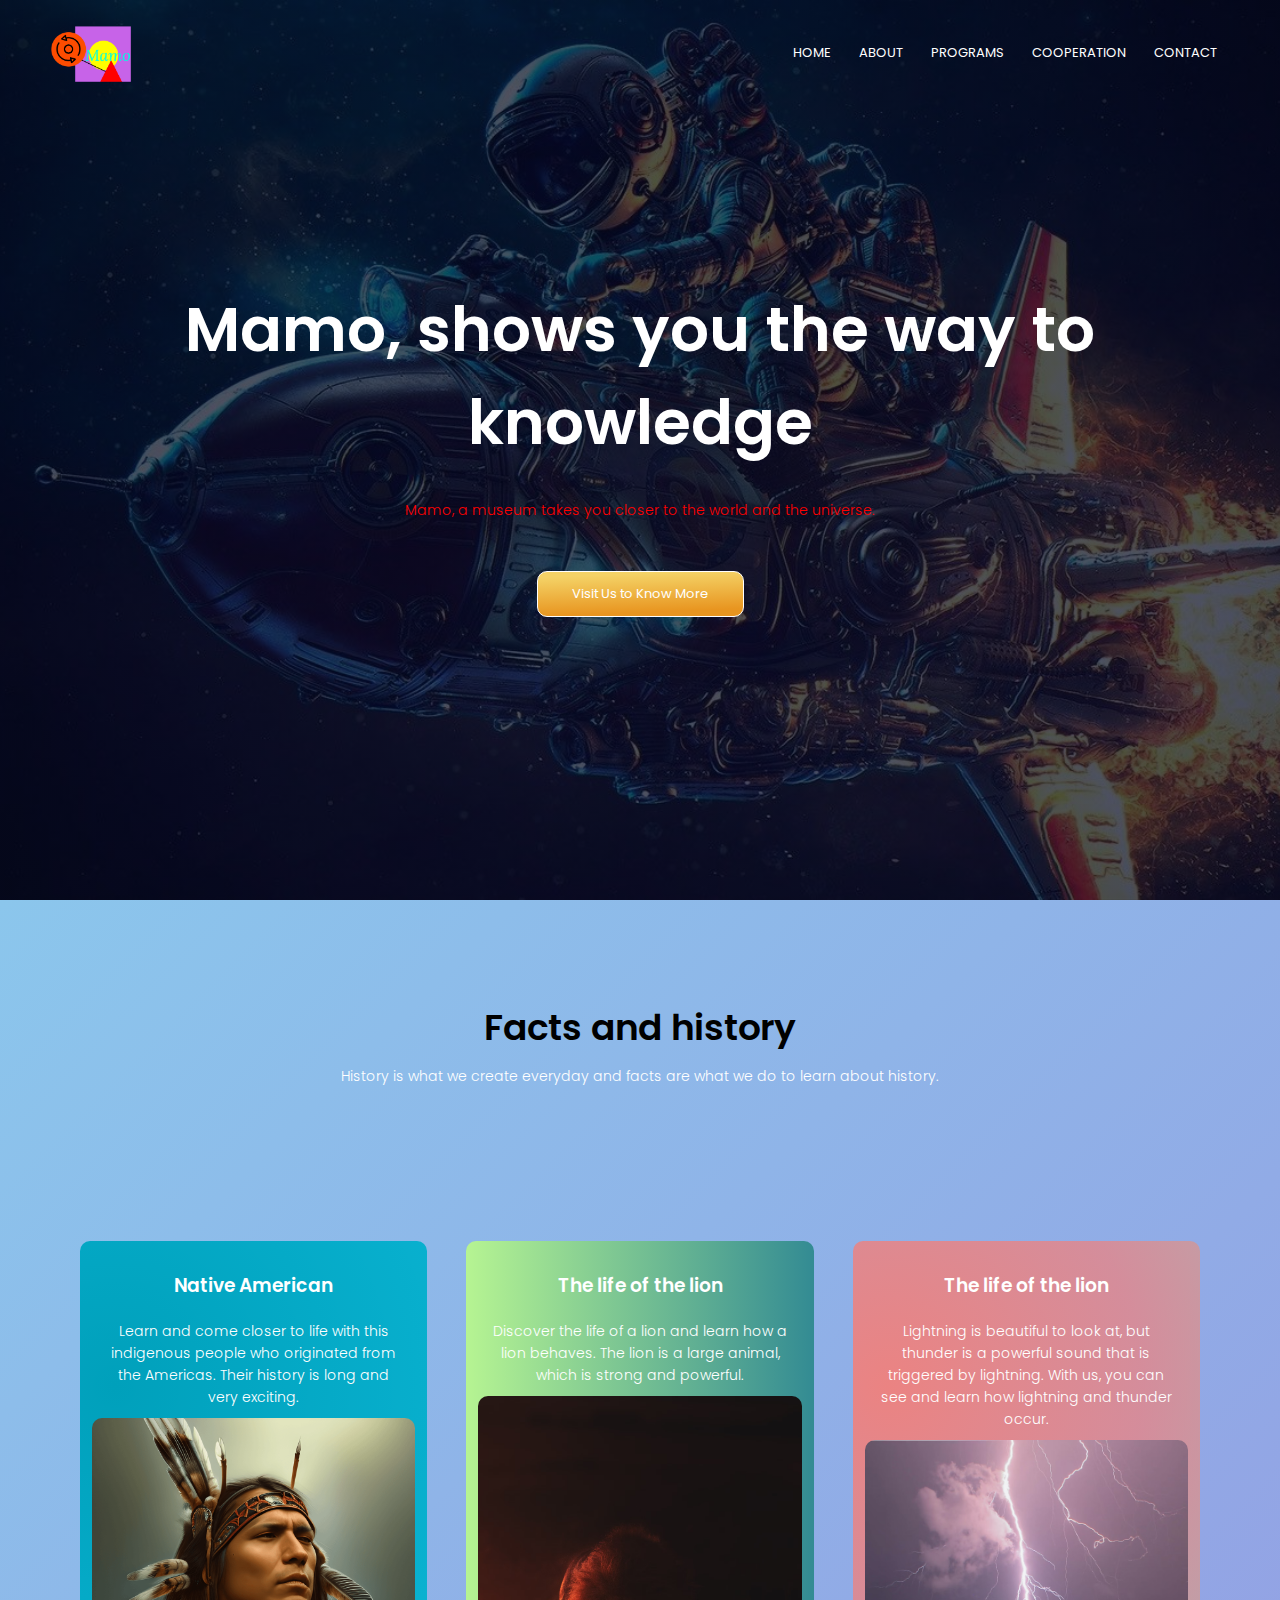
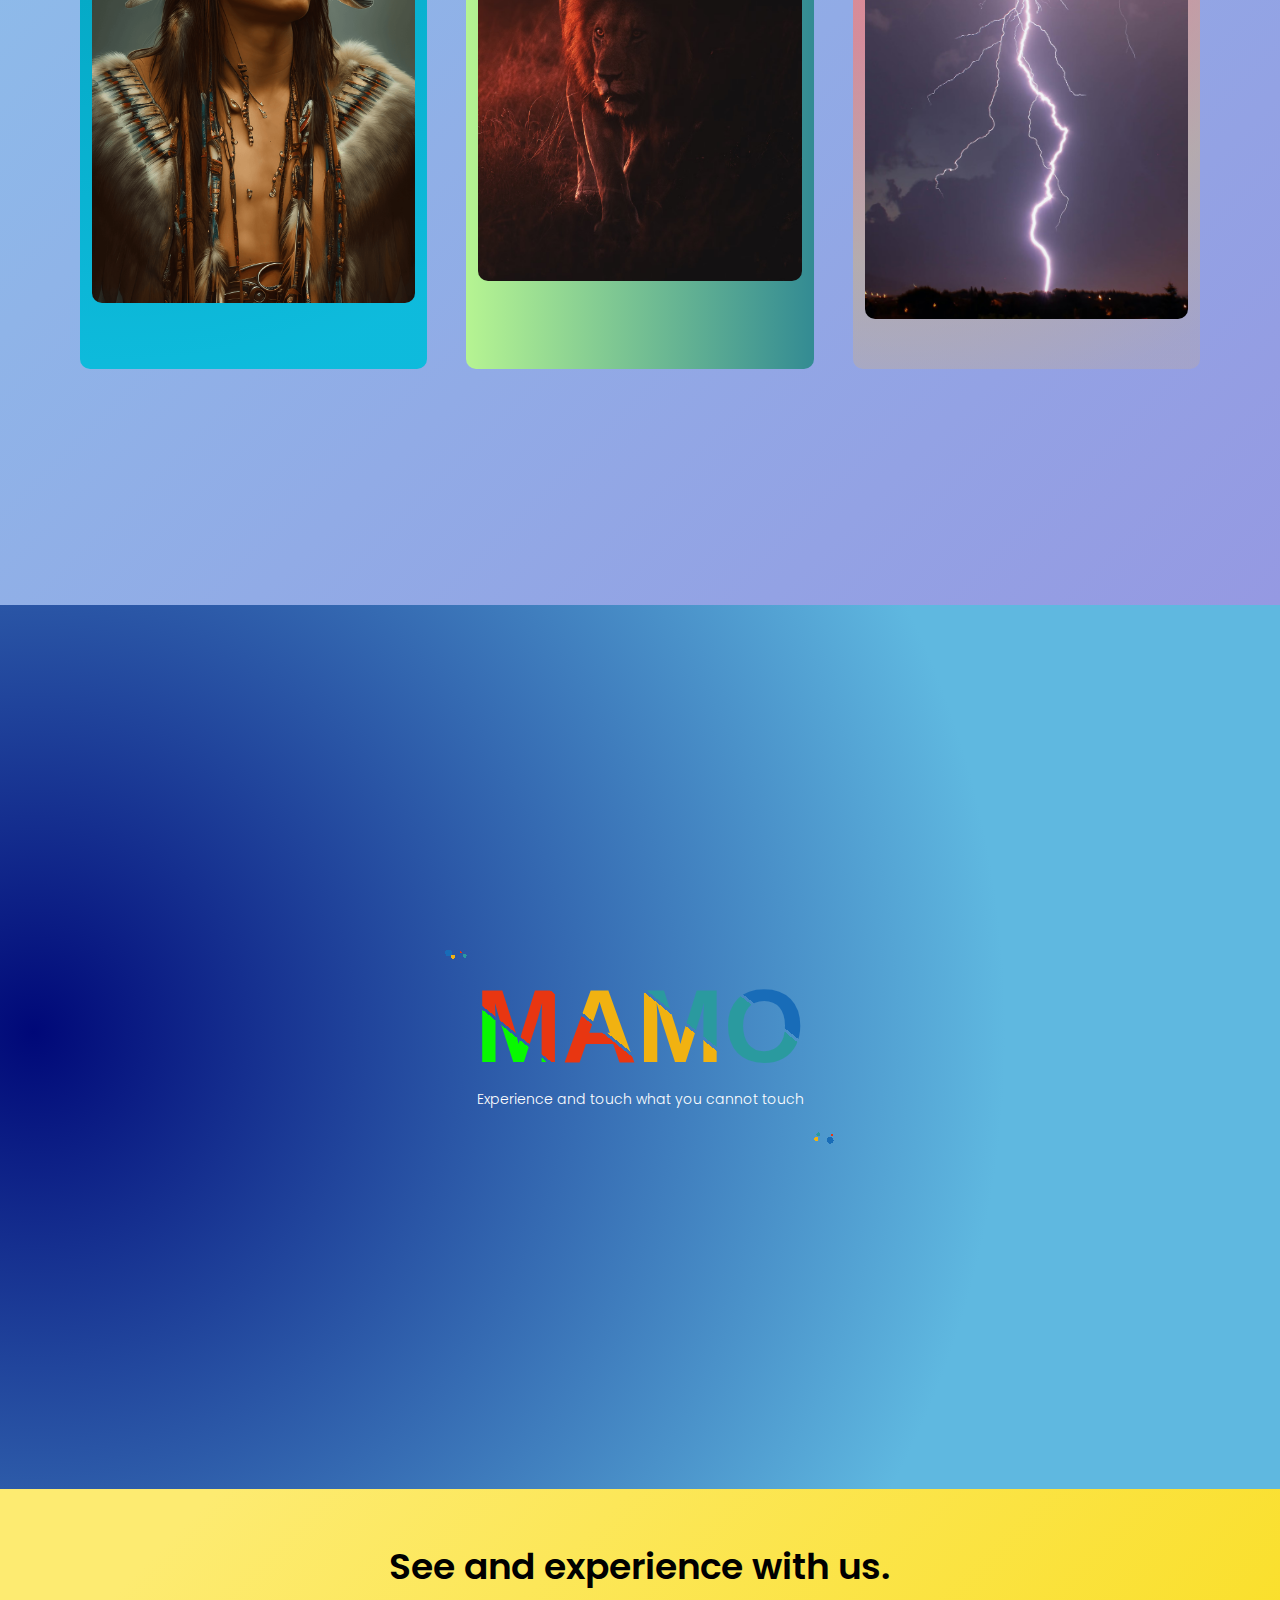
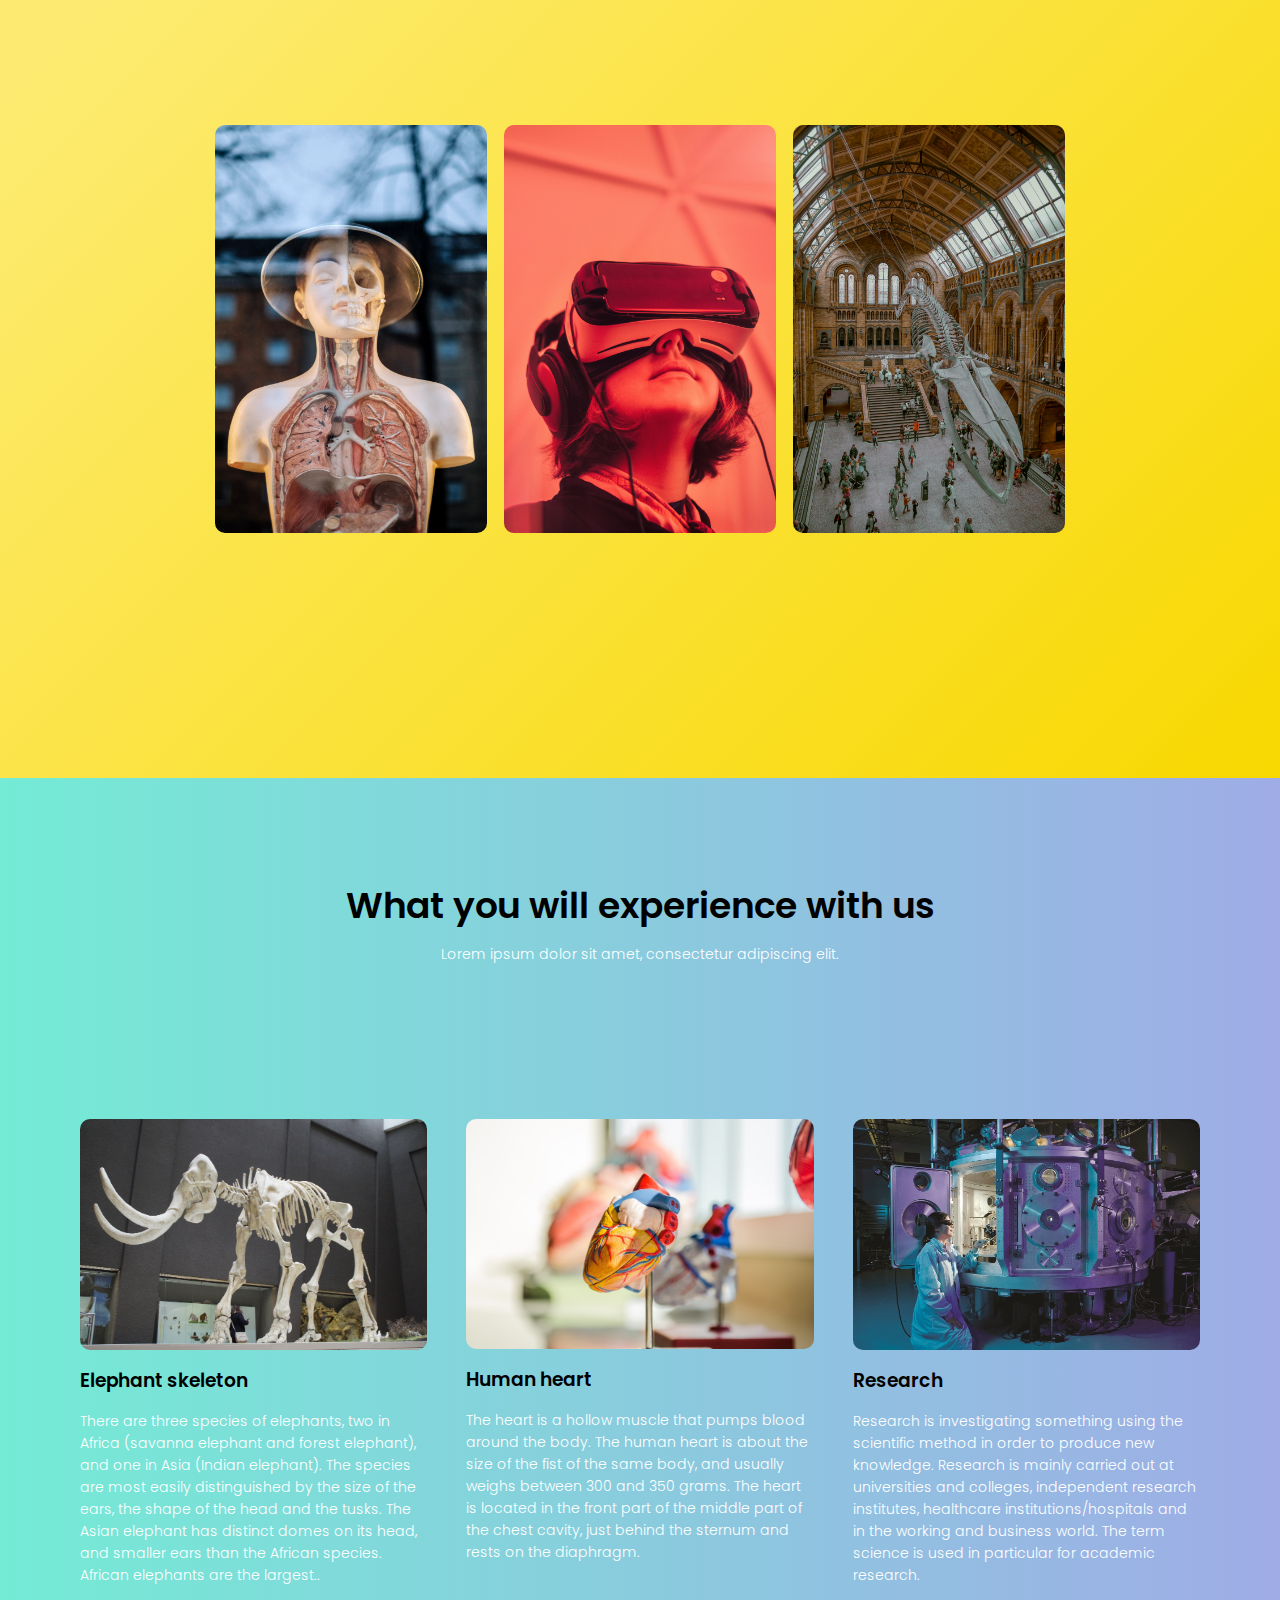
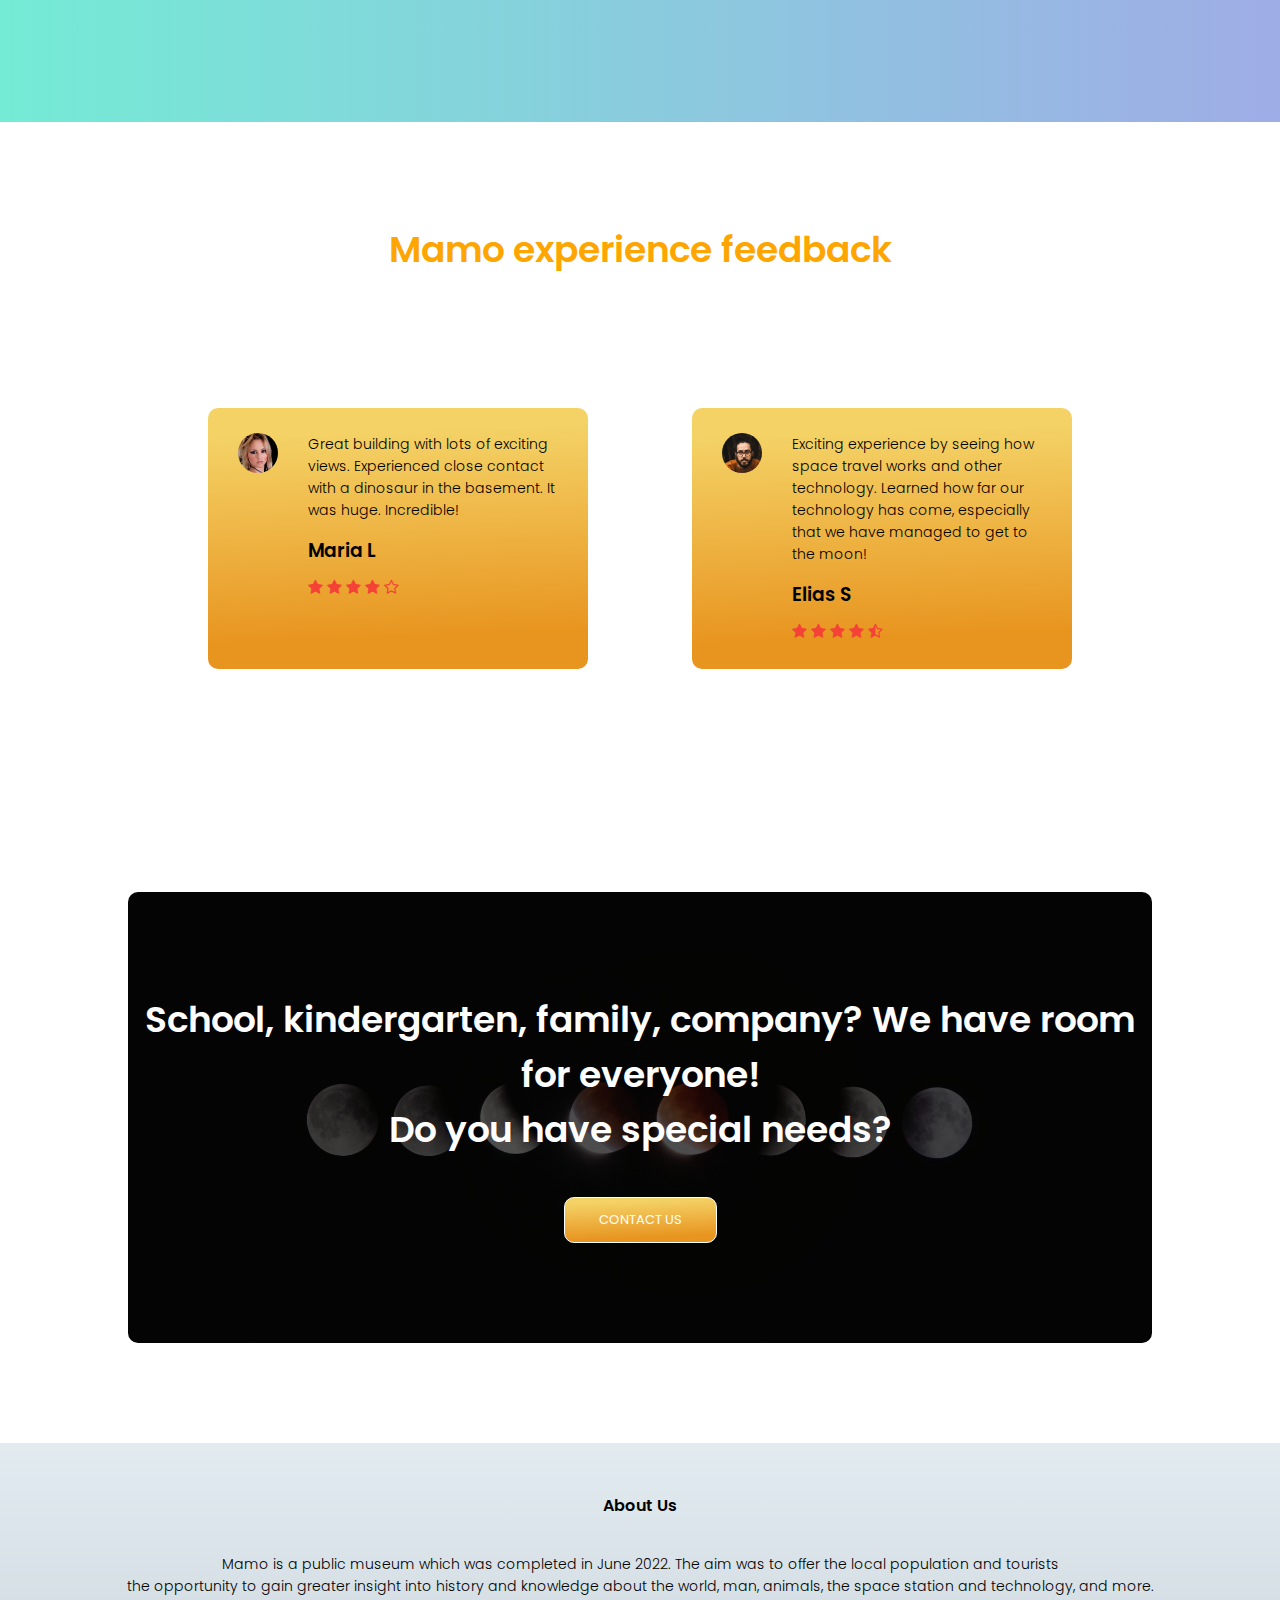
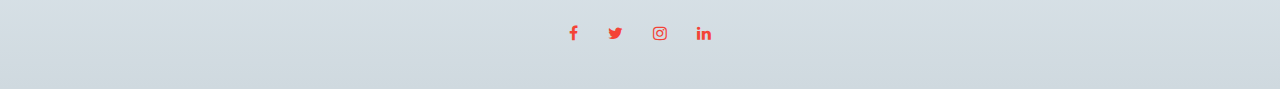
<file: index.html>
<html>
  <head>
    <meta name="viewport" content="width=device-width, initial-scale=1.0" />
    <title>Mamo Museum</title>
    <link rel="stylesheet" href="style.css" />
    <link
      href="https://fonts.googleapis.com/css?family=Poppins:100,200,300,400,600,700&display=swap"
      rel="stylesheet"
    />
    <link
      rel="stylesheet"
      href="https://stackpath.bootstrapcdn.com/font-awesome/4.7.0/css/font-awesome.min.css"
    />
  </head>
  <body>
    <section class="header">
      <nav>
        <a href="index.html"><img src="images/img2/logo (1).png" /></a>
        <div class="nav-links" id="navLinks">
          <i class="fa fa-close" onclick="hideMenu()"></i>
          <ul>
            <li><a href="index.html">HOME</a></li>
            <li><a href="about.html">ABOUT</a></li>
            <li><a href="programs.html">PROGRAMS</a></li>
            <li><a href="Cooperation.html">COOPERATION</a></li>
            <li><a href="contact.html">CONTACT</a></li>
          </ul>
        </div>
        <i class="fa fa-bars" onclick="showMenu()"></i>
      </nav>

      <div class="text-box">
        <h1>Mamo, shows you the way to knowledge</h1>
        <p>
          Mamo, a museum takes you closer to the world and the universe.<br />
        </p>
        <a href="contact.html" class="hero-btn">Visit Us to Know More</a>
      </div>
    </section>

    <!---------- course ----------->

    <section class="course">
      <h1>Facts and history</h1>
      <p>
        History is what we create everyday and facts are what we do to learn
        about history.
      </p>
      <div class="row">
        <div class="course-col1">
          <h3>Native American</h3>
          <p>
            Learn and come closer to life with this indigenous people who
            originated from the Americas. Their history is long and very
            exciting.
          </p>
          <div class="campus-col">
            <img
              src="images/img2/Native-American-Indian-Warrior-Graphic-66959929-1.png"
            />
            <div class="layer">
              <h3>NATIVE AMERICAN</h3>
            </div>
          </div>
        </div>
        <div class="course-col2">
          <h3>The life of the lion</h3>
          <p>
            Discover the life of a lion and learn how a lion behaves. The lion
            is a large animal, which is strong and powerful.
          </p>
          <div class="campus-col">
            <img src="images/img2/photo-1567602022905-3d85788b2e3c.avif" />
            <div class="layer">
              <h3>LION</h3>
            </div>
          </div>
        </div>
        <div class="course-col3">
          <h3>The life of the lion</h3>
          <p>
            Lightning is beautiful to look at, but thunder is a powerful sound
            that is triggered by lightning. With us, you can see and learn how
            lightning and thunder occur.
          </p>
          <div class="campus-col">
            <img src="images/img2/photo-1511289081-d06dda19034d.avif" />
            <div class="layer">
              <h3>LIGHTING</h3>
            </div>
          </div>
        </div>
      </div>
    </section>

    <div class="wrapper">
      <div class="container">
        <h1 class="bigtext">Mamo</h1>
        <p>Experience and touch what you cannot touch</p>
      </div>
    </div>

    <!---------- campus ---------->

    <section class="campus">
      <h1>See and experience with us.</h1>
      <div class="row">
        <div class="campus-col">
          <img src="images/img2/HELSE/samuel-zeller-113381.jpg" />
          <div class="layer">
            <h3>HUMAN BODY</h3>
          </div>
        </div>
        <div class="campus-col">
          <img src="images/img2/TEKNOLOGI/samuel-zeller-158996.jpg" />
          <div class="layer">
            <h3>DIGITALIZATION</h3>
          </div>
        </div>
        <div class="campus-col">
          <img src="images/img2/LOKAL/toa-heftiba-412579.jpg" />
          <div class="layer">
            <h3>DINOSAUR</h3>
          </div>
        </div>
      </div>
    </section>

    <!---------- Facilities ---------->

    <section class="facility">
      <h1>What you will experience with us</h1>
      <p>Lorem ipsum dolor sit amet, consectetur adipiscing elit.</p>
      <div class="row">
        <div class="facility-col">
          <img src="images/img2/NATUR/mammoth-1257288_1920.jpg" />
          <h3>Elephant skeleton</h3>
          <p>
            There are three species of elephants, two in Africa (savanna
            elephant and forest elephant), and one in Asia (Indian elephant).
            The species are most easily distinguished by the size of the ears,
            the shape of the head and the tusks. The Asian elephant has distinct
            domes on its head, and smaller ears than the African species.
            African elephants are the largest..
          </p>
        </div>
        <div class="facility-col">
          <img src="images/img2/HELSE/heart-2607178_1920.jpg" />
          <h3>Human heart</h3>
          <p>
            The heart is a hollow muscle that pumps blood around the body. The
            human heart is about the size of the fist of the same body, and
            usually weighs between 300 and 350 grams. The heart is located in
            the front part of the middle part of the chest cavity, just behind
            the sternum and rests on the diaphragm.
          </p>
        </div>
        <div class="facility-col">
          <img src="images/img2/ROMFARTASTRONOMI/scientific-2040795_1280.jpg" />
          <h3>Research</h3>
          <p>
            Research is investigating something using the scientific method in
            order to produce new knowledge. Research is mainly carried out at
            universities and colleges, independent research institutes,
            healthcare institutions/hospitals and in the working and business
            world. The term science is used in particular for academic research.
          </p>
        </div>
      </div>
    </section>

    <!---------- testimonials ---------->

    <section class="testimonials">
      <h1>Mamo experience feedback</h1>
      <div class="row">
        <div class="testimonial-col">
          <img src="images/user1.jpg" />
          <div>
            <p>
              Great building with lots of exciting views. Experienced close
              contact with a dinosaur in the basement. It was huge. Incredible!
            </p>
            <h3>Maria L</h3>
            <i class="fa fa-star"></i>
            <i class="fa fa-star"></i>
            <i class="fa fa-star"></i>
            <i class="fa fa-star"></i>
            <i class="fa fa-star-o"></i>
          </div>
        </div>
        <div class="testimonial-col">
          <img src="images/user2.jpg" />
          <div>
            <p>
              Exciting experience by seeing how space travel works and other
              technology. Learned how far our technology has come, especially
              that we have managed to get to the moon!
            </p>
            <h3>Elias S</h3>
            <i class="fa fa-star"></i>
            <i class="fa fa-star"></i>
            <i class="fa fa-star"></i>
            <i class="fa fa-star"></i>
            <i class="fa fa-star-half-o"></i>
          </div>
        </div>
      </div>
    </section>

    <!------ Call To Action ------>

    <section class="cta">
      <h1>
        School, kindergarten, family, company? We have room for everyone! <br />
        Do you have special needs?
      </h1>
      <a href="contact.html" class="hero-btn">CONTACT US</a>
    </section>

    <!-------- footer ---------->

    <section class="footer">
      <h4>About Us</h4>
      <p>
        Mamo is a public museum which was completed in June 2022. The aim was to
        offer the local population and tourists <br />
        the opportunity to gain greater insight into history and knowledge about
        the world, man, animals, the space station and technology, and more.
      </p>
      <div class="icons">
        <a href=""><i class="fa fa-facebook"></i></a>
        <a href=""><i class="fa fa-twitter"></i></a>
        <a href=""><i class="fa fa-instagram"></i></a>
        <a href=""><i class="fa fa-linkedin"></i></a>
      </div>
    </section>

    <!----JavaScript for toggle menu---->
    <script>
      var navLinks = document.getElementById("navLinks");

      function showMenu() {
        navLinks.style.right = "0";
      }

      function hideMenu() {
        navLinks.style.right = "-200px";
      }
    </script>
  </body>
</html>
</file>
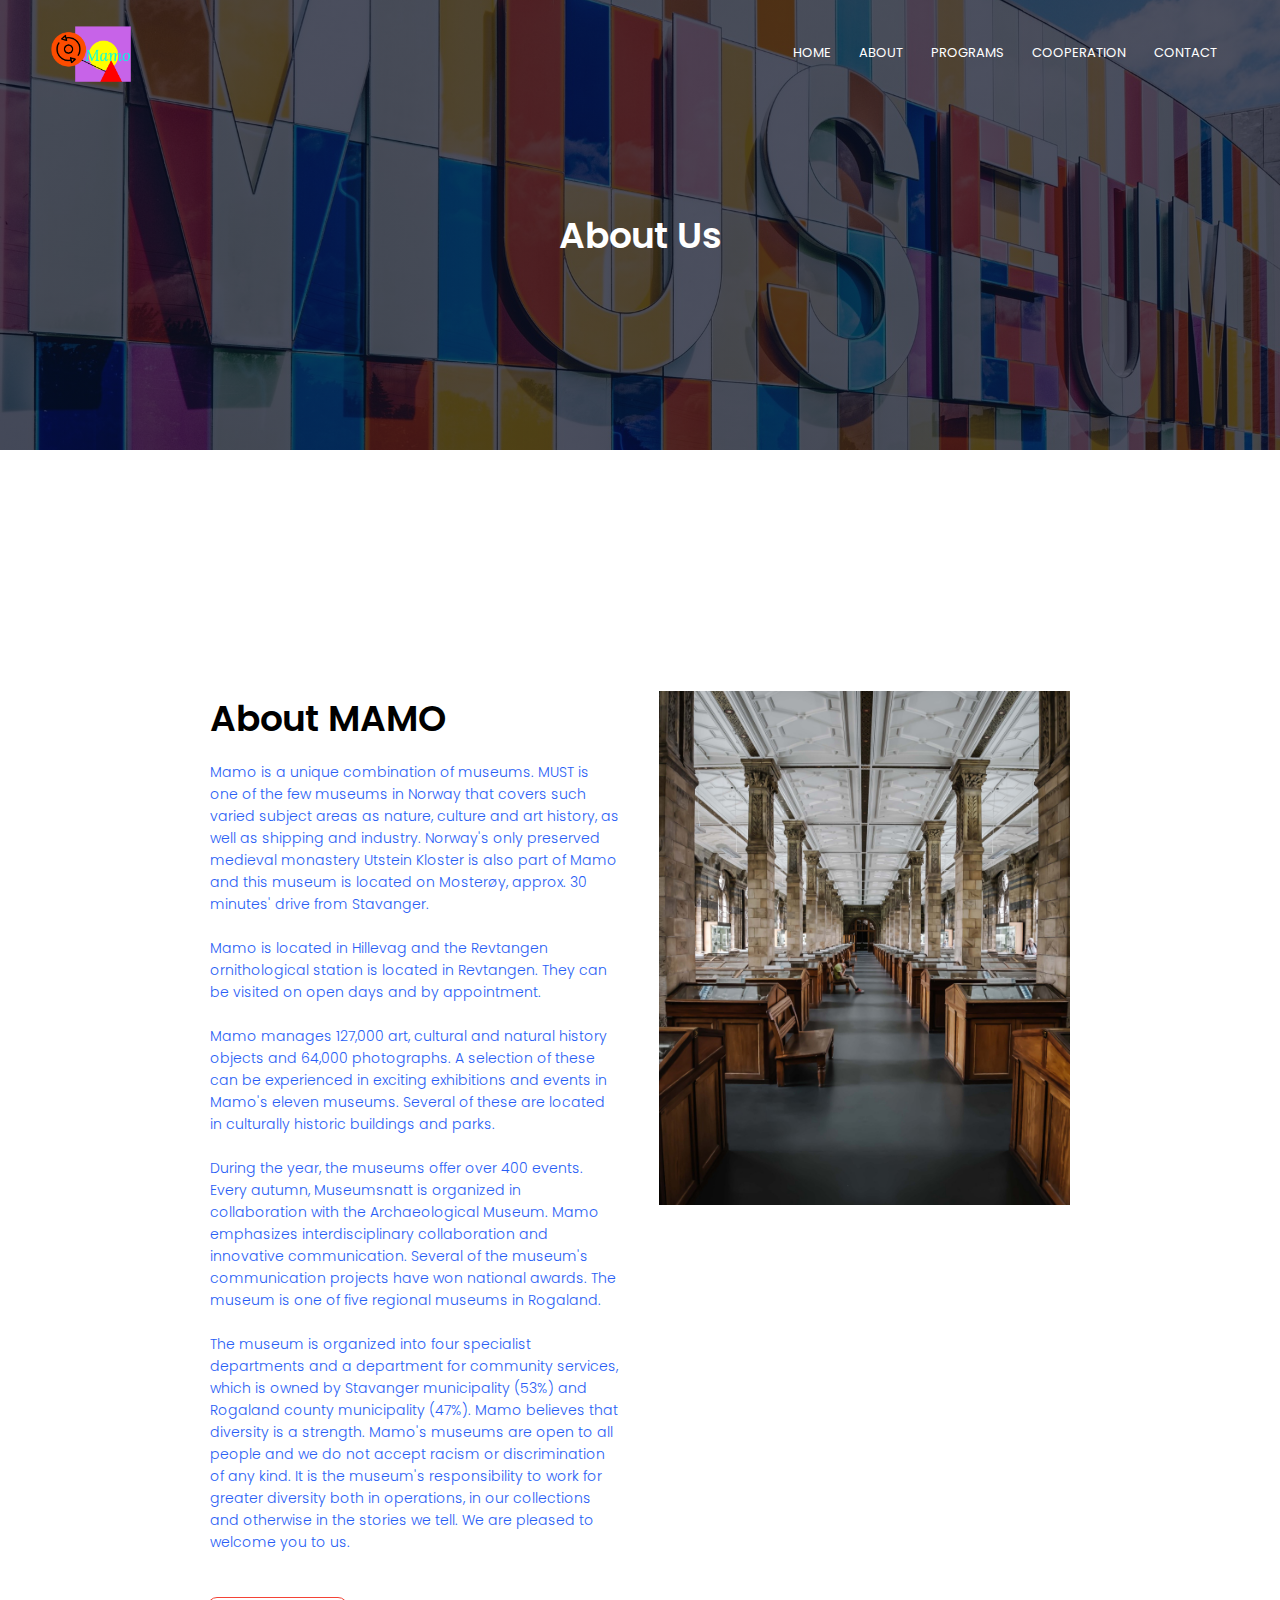
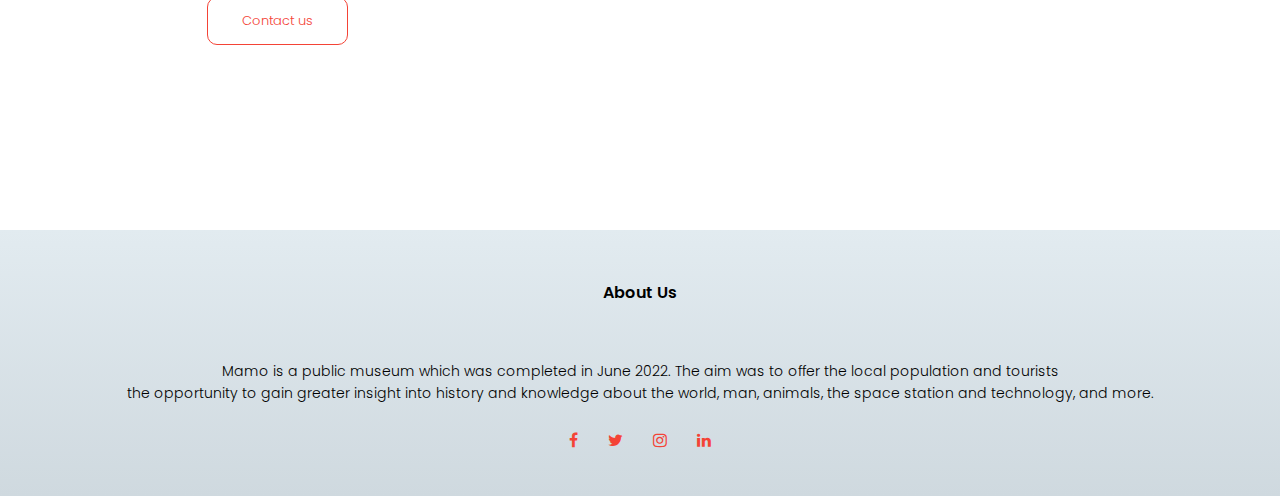
<file: about.html>
<html>
  <head>
    <meta name="viewport" content="width=device-width, initial-scale=1.0" />
    <title>Mamo Museum</title>
    <link rel="stylesheet" href="style.css" />
    <link
      href="https://fonts.googleapis.com/css?family=Poppins:100,200,300,400,600,700&display=swap"
      rel="stylesheet"
    />
    <link
      rel="stylesheet"
      href="https://stackpath.bootstrapcdn.com/font-awesome/4.7.0/css/font-awesome.min.css"
    />
  </head>
  <body>
    <section class="sub-header">
      <nav>
        <a href="index.html"><img src="images/img2/logo (1).png" /></a>
        <div class="nav-links" id="navLinks">
          <i class="fa fa-close" onclick="hideMenu()"></i>
          <ul>
            <li><a href="index.html">HOME</a></li>
            <li><a href="about.html">ABOUT</a></li>
            <li><a href="programs.html">PROGRAMS</a></li>
            <li><a href="Cooperation.html">COOPERATION</a></li>
            <li><a href="contact.html">CONTACT</a></li>
          </ul>
        </div>
        <i class="fa fa-bars" onclick="showMenu()"></i>
      </nav>
      <h1>About Us</h1>
    </section>

    <!------- about us content -------->

    <section class="about-us">
      <div class="row">
        <div class="about-col">
          <h1>About MAMO</h1>
          <p>
            Mamo is a unique combination of museums. MUST is one of the few
            museums in Norway that covers such varied subject areas as nature,
            culture and art history, as well as shipping and industry. Norway's
            only preserved medieval monastery Utstein Kloster is also part of
            Mamo and this museum is located on Mosterøy, approx. 30 minutes'
            drive from Stavanger. <br />

            <br />Mamo is located in Hillevag and the Revtangen ornithological
            station is located in Revtangen. They can be visited on open days
            and by appointment. <br />

            <br />Mamo manages 127,000 art, cultural and natural history objects
            and 64,000 photographs. A selection of these can be experienced in
            exciting exhibitions and events in Mamo's eleven museums. Several of
            these are located in culturally historic buildings and parks. <br />

            <br />During the year, the museums offer over 400 events. Every
            autumn, Museumsnatt is organized in collaboration with the
            Archaeological Museum. Mamo emphasizes interdisciplinary
            collaboration and innovative communication. Several of the museum's
            communication projects have won national awards. The museum is one
            of five regional museums in Rogaland. <br />

            <br />The museum is organized into four specialist departments and a
            department for community services, which is owned by Stavanger
            municipality (53%) and Rogaland county municipality (47%). Mamo
            believes that diversity is a strength. Mamo's museums are open to
            all people and we do not accept racism or discrimination of any
            kind. It is the museum's responsibility to work for greater
            diversity both in operations, in our collections and otherwise in
            the stories we tell. We are pleased to welcome you to us. <br />
            <br />
            <br />
            <a href="contact.html" class="hero-btn red-btn">Contact us</a>
          </p>
        </div>

        <div class="about-col">
          <img src="images/img2/LOKAL/mavis-cw-164128.jpg" />
        </div>
      </div>
    </section>

    <!-------- footer ---------->

    <section class="footer">
      <h4>About Us</h4>
      <p></p>
      <p>
        Mamo is a public museum which was completed in June 2022. The aim was to
        offer the local population and tourists <br />
        the opportunity to gain greater insight into history and knowledge about
        the world, man, animals, the space station and technology, and more.
      </p>
      <div class="icons">
        <i class="fa fa-facebook"></i>
        <i class="fa fa-twitter"></i>
        <i class="fa fa-instagram"></i>
        <i class="fa fa-linkedin"></i>
      </div>
    </section>

    <!----JavaScript for toggle menu---->
    <script>
      var navLinks = document.getElementById("navLinks");

      function showMenu() {
        navLinks.style.right = "0";
      }

      function hideMenu() {
        navLinks.style.right = "-200px";
      }
    </script>
  </body>
</html>
</file>
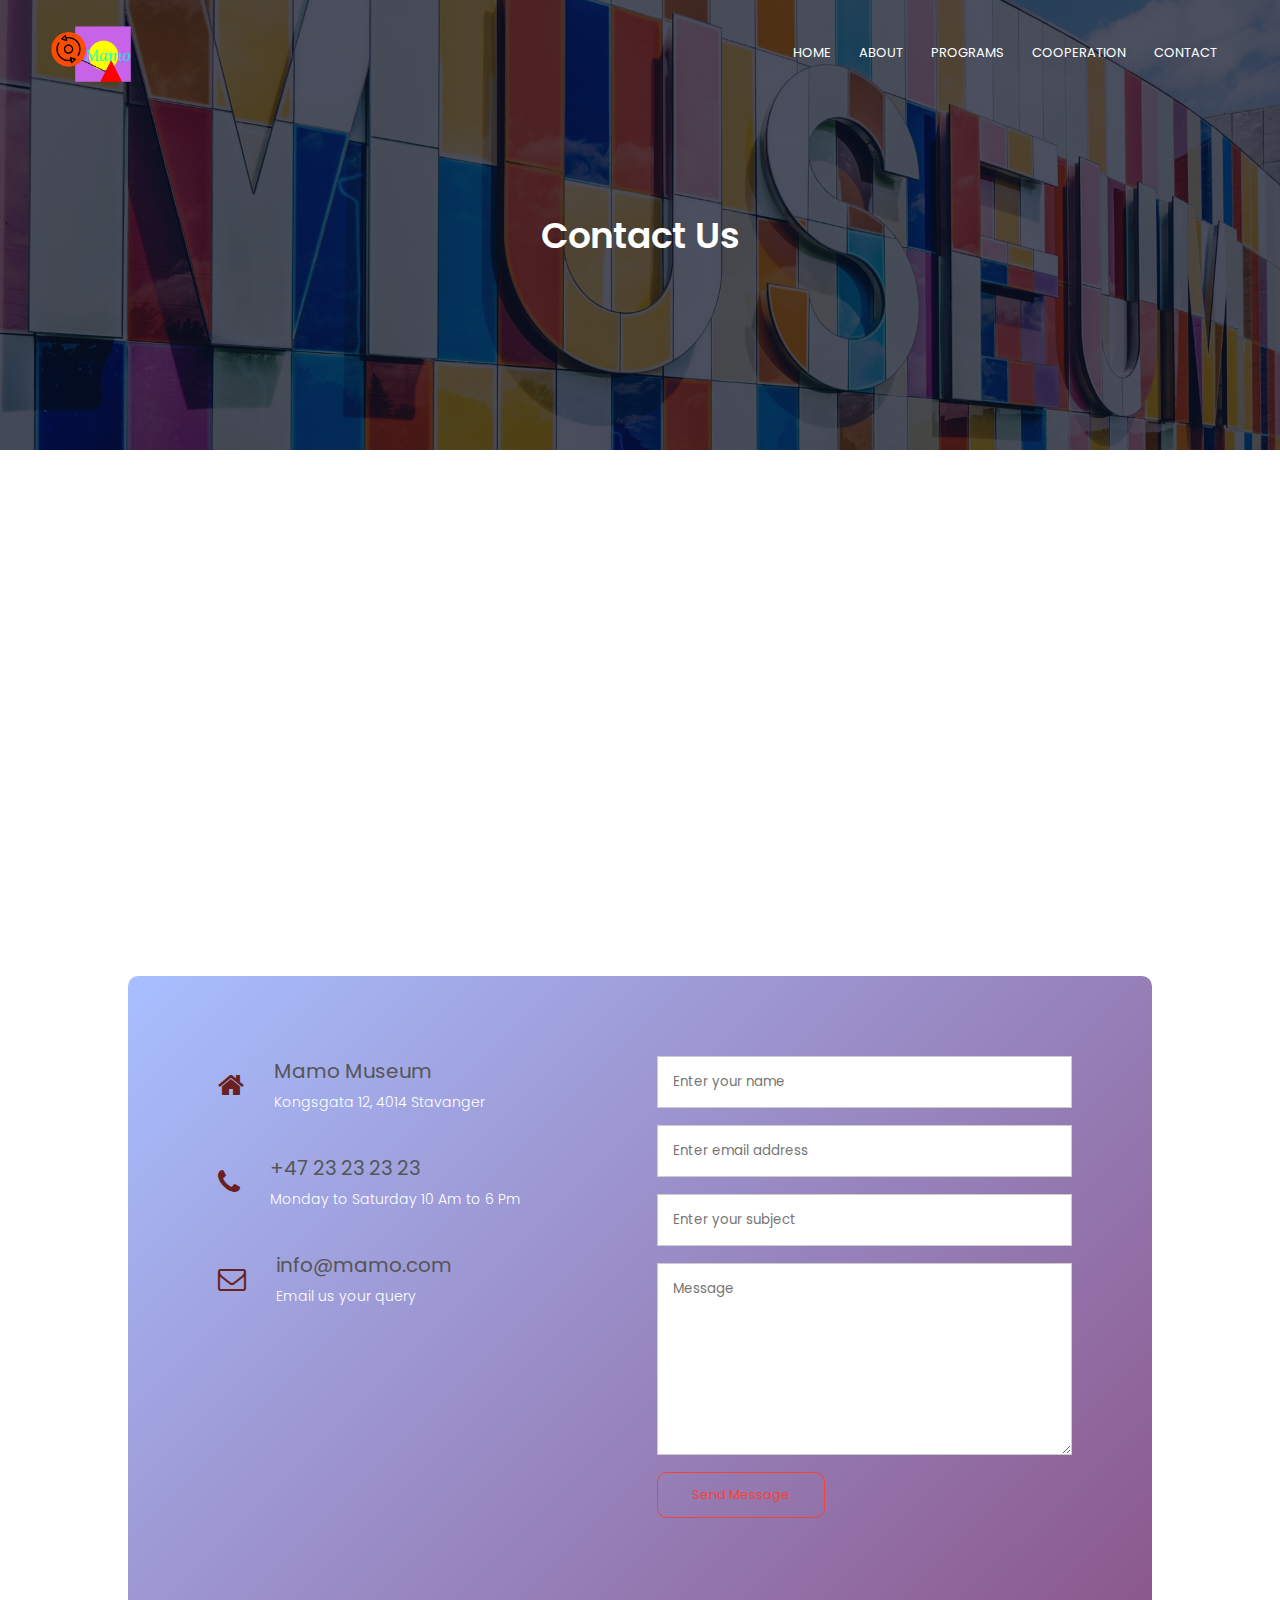
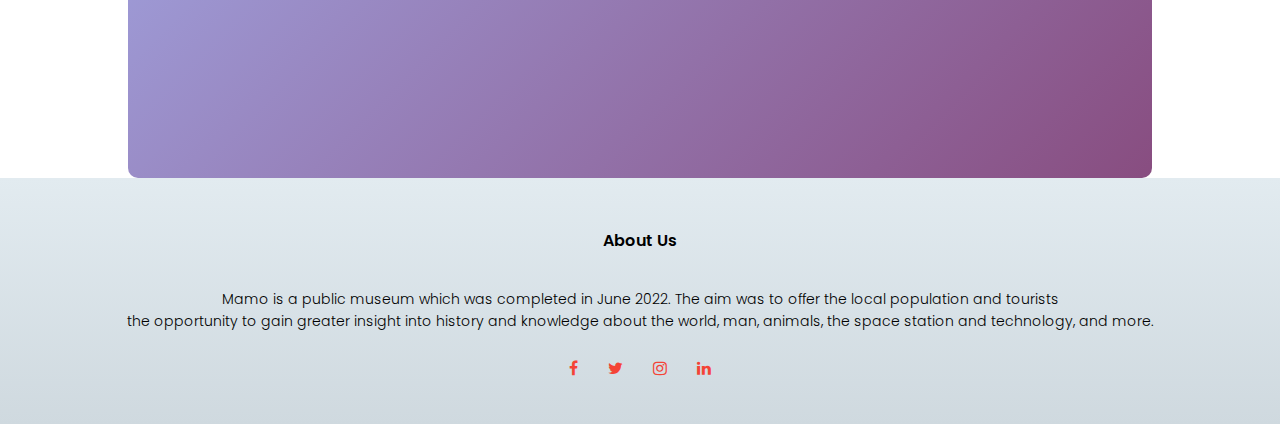
<file: contact.html>
<html>
  <head>
    <meta name="viewport" content="width=device-width, initial-scale=1.0" />
    <title>Mamo Museum</title>
    <link rel="stylesheet" href="style.css" />
    <link
      href="https://fonts.googleapis.com/css?family=Poppins:100,200,300,400,600,700&display=swap"
      rel="stylesheet"
    />
    <link
      rel="stylesheet"
      href="https://stackpath.bootstrapcdn.com/font-awesome/4.7.0/css/font-awesome.min.css"
    />
  </head>
  <body>
    <section class="sub-header">
      <nav>
        <a href="index.html"><img src="images/img2/logo (1).png" /></a>
        <div class="nav-links" id="navLinks">
          <i class="fa fa-close" onclick="hideMenu()"></i>
          <ul>
            <li><a href="index.html">HOME</a></li>
            <li><a href="about.html">ABOUT</a></li>
            <li><a href="programs.html">PROGRAMS</a></li>
            <li><a href="Cooperation.html">COOPERATION</a></li>
            <li><a href="contact.html">CONTACT</a></li>
          </ul>
        </div>
        <i class="fa fa-bars" onclick="showMenu()"></i>
      </nav>
      <h1>Contact Us</h1>
    </section>

    <!------- Contact Us ------->

    <section class="location">
      <iframe
        src="https://www.google.com/maps/embed?pb=!1m18!1m12!1m3!1d3887.368144678623!2d77.55384341419037!3d13.012212417508028!2m3!1f0!2f0!3f0!3m2!1i1024!2i768!4f13.1!3m3!1m2!1s0x3bae3d7f3535d71b%3A0x660d25b66e9fb25c!2sWorld+Trade+Centre!5e0!3m2!1sen!2sin!4v1565255080367!5m2!1sen!2sin"
        width="720"
        height="445"
        frameborder="0"
        style="border: 0"
        allowfullscreen
      ></iframe>
    </section>

    <section class="contact-us">
      <div class="row">
        <div class="contact-col">
          <div>
            <i class="fa fa-home"></i>
            <span>
              <h5>Mamo Museum</h5>
              <p>Kongsgata 12, 4014 Stavanger</p>
            </span>
          </div>
          <div>
            <i class="fa fa-phone"></i>
            <span>
              <h5>+47 23 23 23 23</h5>
              <p>Monday to Saturday 10 Am to 6 Pm</p>
            </span>
          </div>
          <div>
            <i class="fa fa-envelope-o"></i>
            <span>
              <h5>info@mamo.com</h5>
              <p>Email us your query</p>
            </span>
          </div>
        </div>
        <div class="contact-col">
          <form method="post" action="contact-form-handler.php">
            <input
              type="text"
              name="name"
              placeholder="Enter your name"
              required
            />
            <input
              type="email"
              name="email"
              placeholder="Enter email address"
              required
            />
            <input
              type="text"
              name="subject"
              placeholder="Enter your subject"
              required
            />
            <textarea
              rows="8"
              name="message"
              placeholder="Message"
              required
            ></textarea>
            <button type="submit" class="hero-btn red-btn">Send Message</button>
          </form>
        </div>
      </div>
    </section>

    <!-------- footer ---------->

    <section class="footer">
      <h4>About Us</h4>
      <p>
        Mamo is a public museum which was completed in June 2022. The aim was to
        offer the local population and tourists <br />
        the opportunity to gain greater insight into history and knowledge about
        the world, man, animals, the space station and technology, and more.
      </p>
      <div class="icons">
        <i class="fa fa-facebook"></i>
        <i class="fa fa-twitter"></i>
        <i class="fa fa-instagram"></i>
        <i class="fa fa-linkedin"></i>
      </div>
    </section>

    <!----JavaScript for toggle menu---->
    <script>
      var navLinks = document.getElementById("navLinks");

      function showMenu() {
        navLinks.style.right = "0";
      }

      function hideMenu() {
        navLinks.style.right = "-200px";
      }
    </script>
  </body>
</html>
</file>
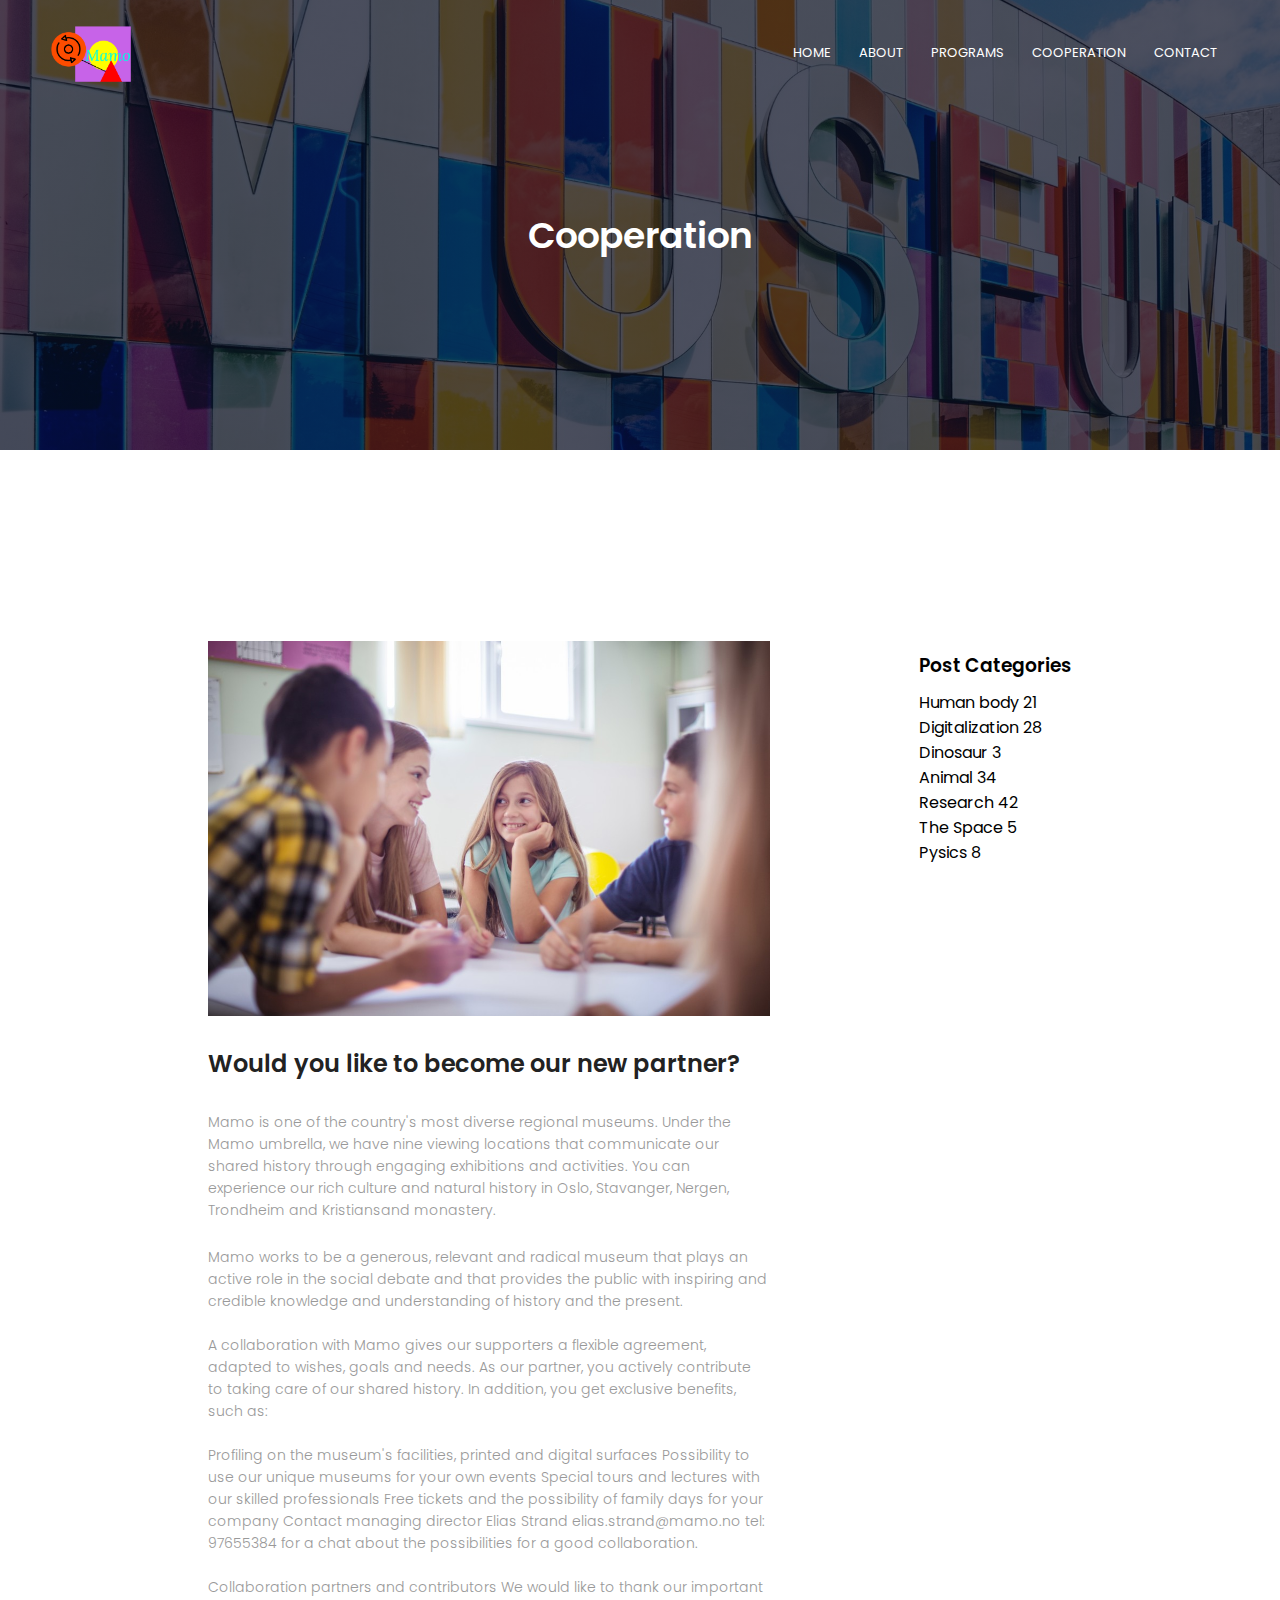
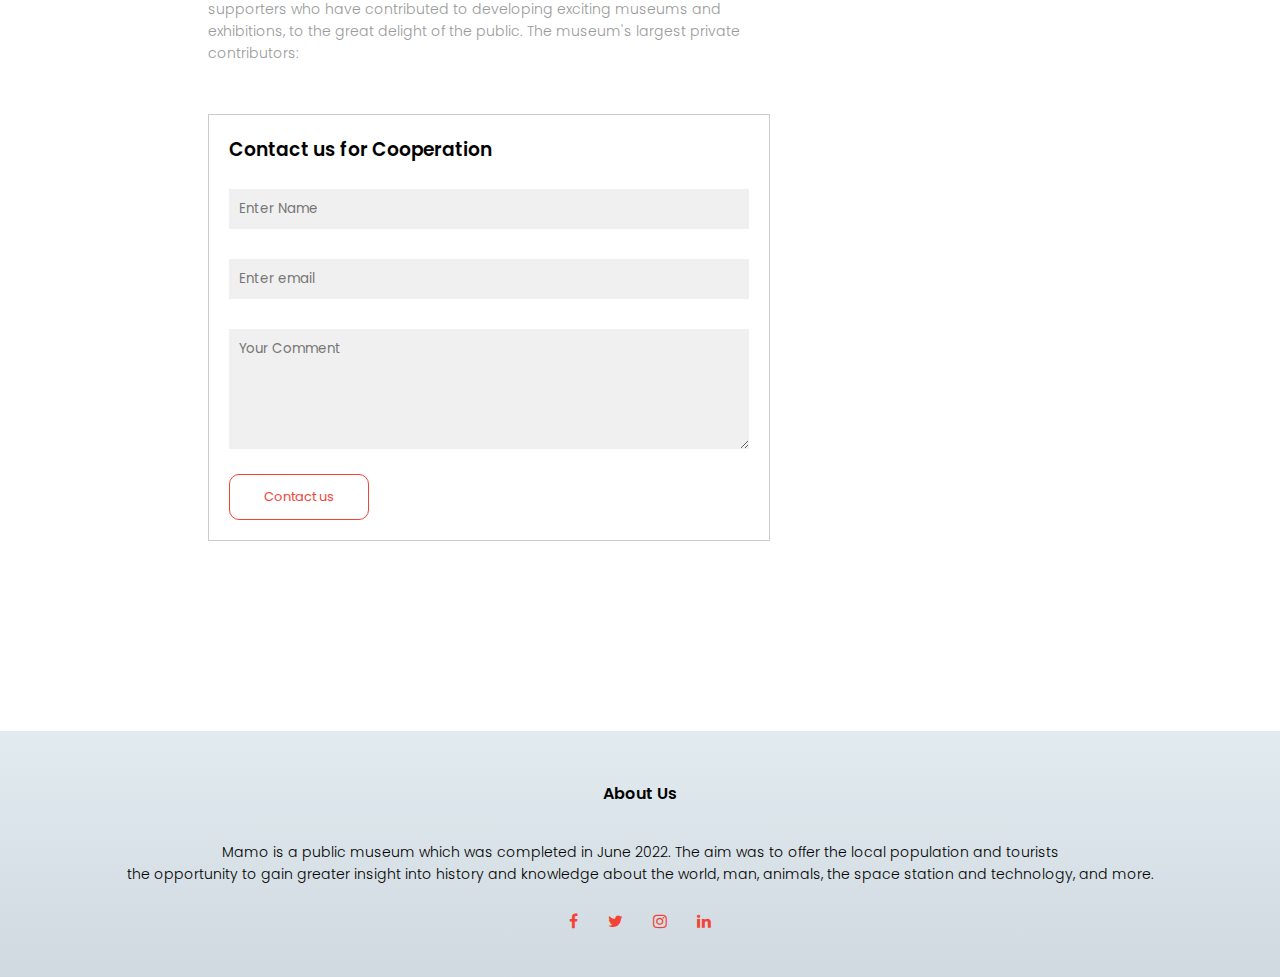
<file: cooperation.html>
<html>
  <head>
    <meta name="viewport" content="width=device-width, initial-scale=1.0" />
    <title>Mamo Museum</title>
    <link rel="stylesheet" href="style.css" />
    <link
      href="https://fonts.googleapis.com/css?family=Poppins:100,200,300,400,600,700&display=swap"
      rel="stylesheet"
    />
    <link
      rel="stylesheet"
      href="https://stackpath.bootstrapcdn.com/font-awesome/4.7.0/css/font-awesome.min.css"
    />
  </head>
  <body>
    <section class="sub-header">
      <nav>
        <a href="index.html"><img src="images/img2/logo (1).png" /></a>
        <div class="nav-links" id="navLinks">
          <i class="fa fa-close" onclick="hideMenu()"></i>
          <ul>
            <li><a href="index.html">HOME</a></li>
            <li><a href="about.html">ABOUT</a></li>
            <li><a href="programs.html">PROGRAMS</a></li>
            <li><a href="Cooperation.html">COOPERATION</a></li>
            <li><a href="contact.html">CONTACT</a></li>
          </ul>
        </div>
        <i class="fa fa-bars" onclick="showMenu()"></i>
      </nav>
      <h1>Cooperation</h1>
    </section>

    <!---------- Cooperation-content ---------->

    <section class="Cooperation-content">
      <div class="row">
        <div class="Cooperation-left">
          <img src="images/img2/samarbeid.jpg" />
          <h2>Would you like to become our new partner?</h2>

          <p>
            Mamo is one of the country's most diverse regional museums. Under
            the Mamo umbrella, we have nine viewing locations that communicate
            our shared history through engaging exhibitions and activities. You
            can experience our rich culture and natural history in Oslo,
            Stavanger, Nergen, Trondheim and Kristiansand monastery.
          </p>
          <br />
          <p>
            Mamo works to be a generous, relevant and radical museum that plays
            an active role in the social debate and that provides the public
            with inspiring and credible knowledge and understanding of history
            and the present.<br />

            <br />
          </p>

          <p>
            A collaboration with Mamo gives our supporters a flexible agreement,
            adapted to wishes, goals and needs. As our partner, you actively
            contribute to taking care of our shared history. In addition, you
            get exclusive benefits, such as:
            <br />

            <br />
          </p>

          <p>
            Profiling on the museum's facilities, printed and digital surfaces
            Possibility to use our unique museums for your own events Special
            tours and lectures with our skilled professionals Free tickets and
            the possibility of family days for your company Contact managing
            director Elias Strand elias.strand@mamo.no tel: 97655384 for a chat
            about the possibilities for a good collaboration. <br />

            <br />
          </p>

          <p>
            Collaboration partners and contributors We would like to thank our
            important supporters who have contributed to developing exciting
            museums and exhibitions, to the great delight of the public. The
            museum's largest private contributors:
          </p>
          <div class="comment-box">
            <h3>Contact us for Cooperation</h3>
            <form class="comment-form">
              <input type="text" placeholder="Enter Name" />
              <input type="email" placeholder="Enter email" />
              <textarea rows="5" placeholder="Your Comment"></textarea>
              <button type="submit" class="hero-btn red-btn">Contact us</button>
            </form>
          </div>
        </div>

        <div class="blog-right">
          <h3>Post Categories</h3>
          <div>
            <span>Human body</span>
            <span>21</span>
          </div>
          <div>
            <span>Digitalization</span>
            <span>28</span>
          </div>
          <div>
            <span>Dinosaur</span>
            <span>3</span>
          </div>
          <div>
            <span>Animal</span>
            <span>34</span>
          </div>
          <div>
            <span>Research</span>
            <span>42</span>
          </div>
          <div>
            <span>The Space</span>
            <span>5</span>
          </div>
          <div>
            <span>Pysics</span>
            <span>8</span>
          </div>
        </div>
      </div>
    </section>

    <!-------- footer ---------->

    <section class="footer">
      <h4>About Us</h4>
      <p>
        Mamo is a public museum which was completed in June 2022. The aim was to
        offer the local population and tourists <br />
        the opportunity to gain greater insight into history and knowledge about
        the world, man, animals, the space station and technology, and more.
      </p>
      <div class="icons">
        <i class="fa fa-facebook"></i>
        <i class="fa fa-twitter"></i>
        <i class="fa fa-instagram"></i>
        <i class="fa fa-linkedin"></i>
      </div>
    </section>

    <!----JavaScript for toggle menu---->
    <script>
      var navLinks = document.getElementById("navLinks");

      function showMenu() {
        navLinks.style.right = "0";
      }

      function hideMenu() {
        navLinks.style.right = "-200px";
      }
    </script>
  </body>
</html>
</file>
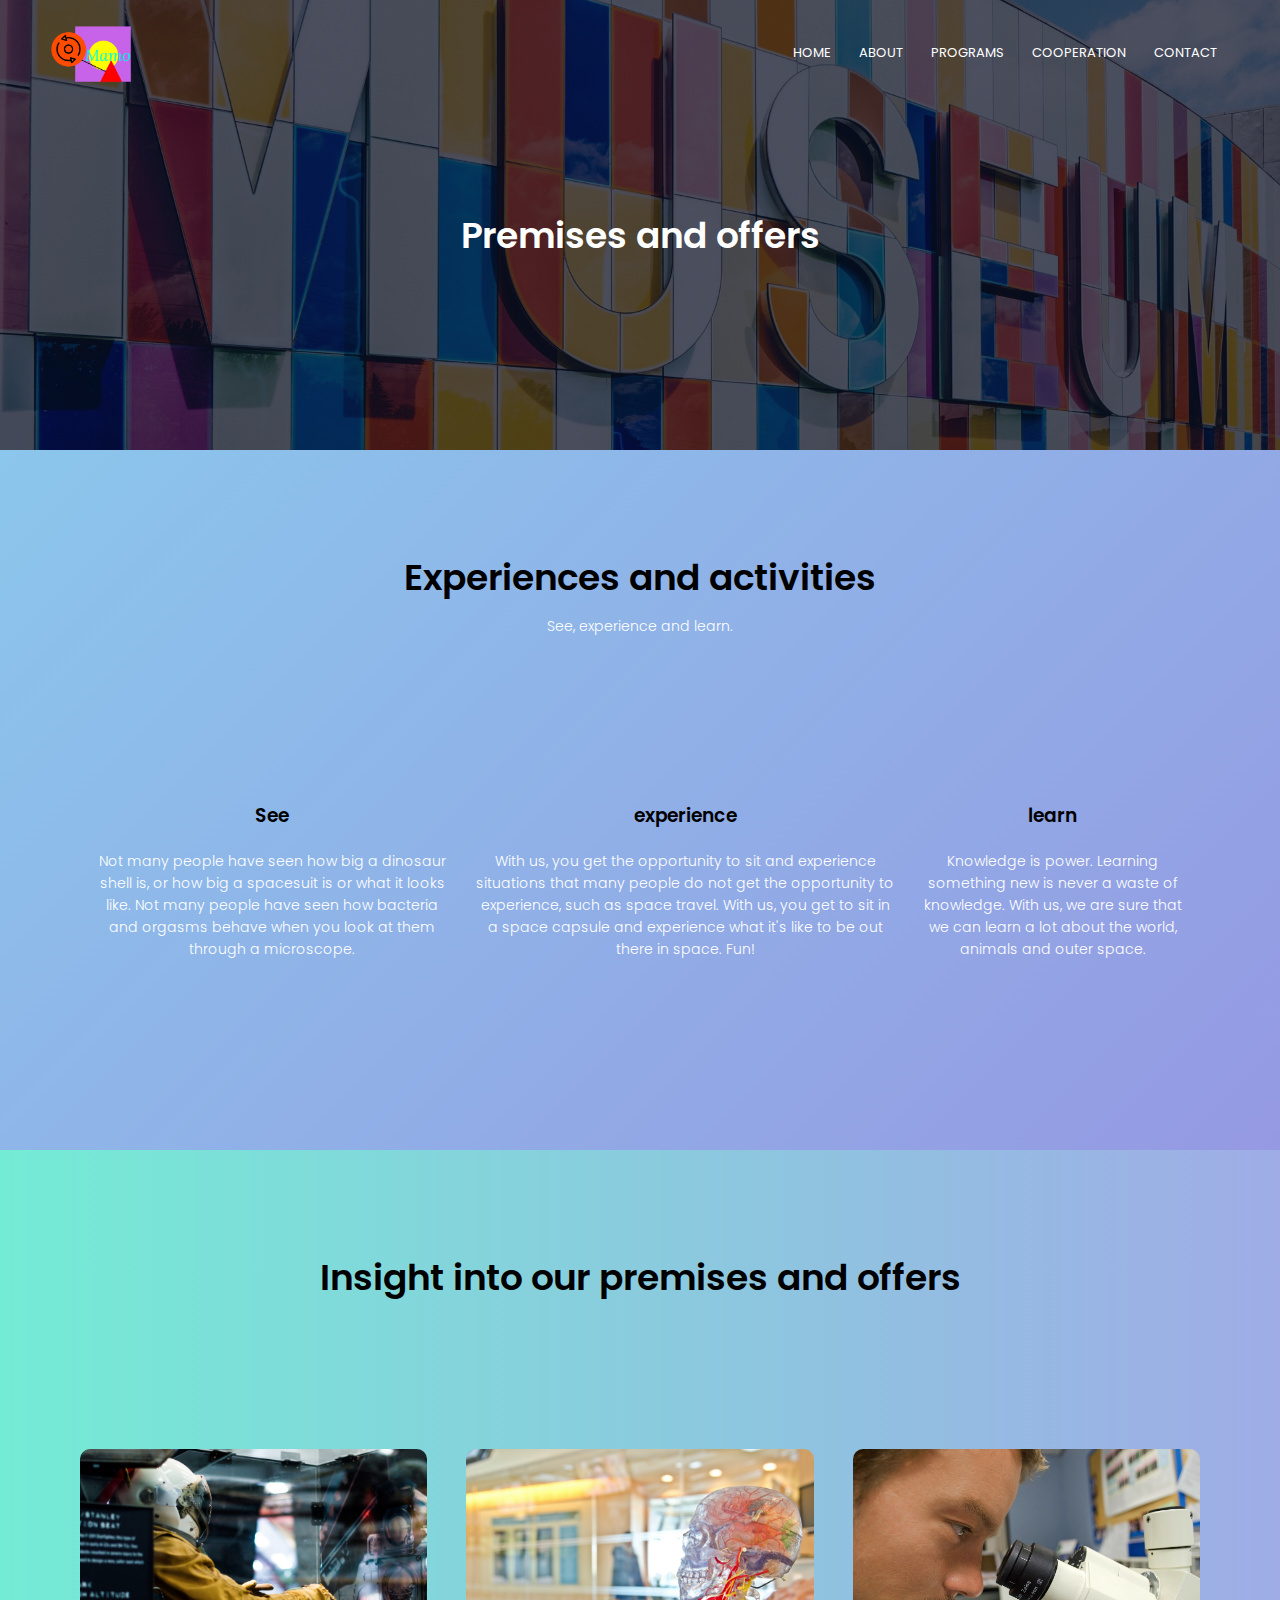
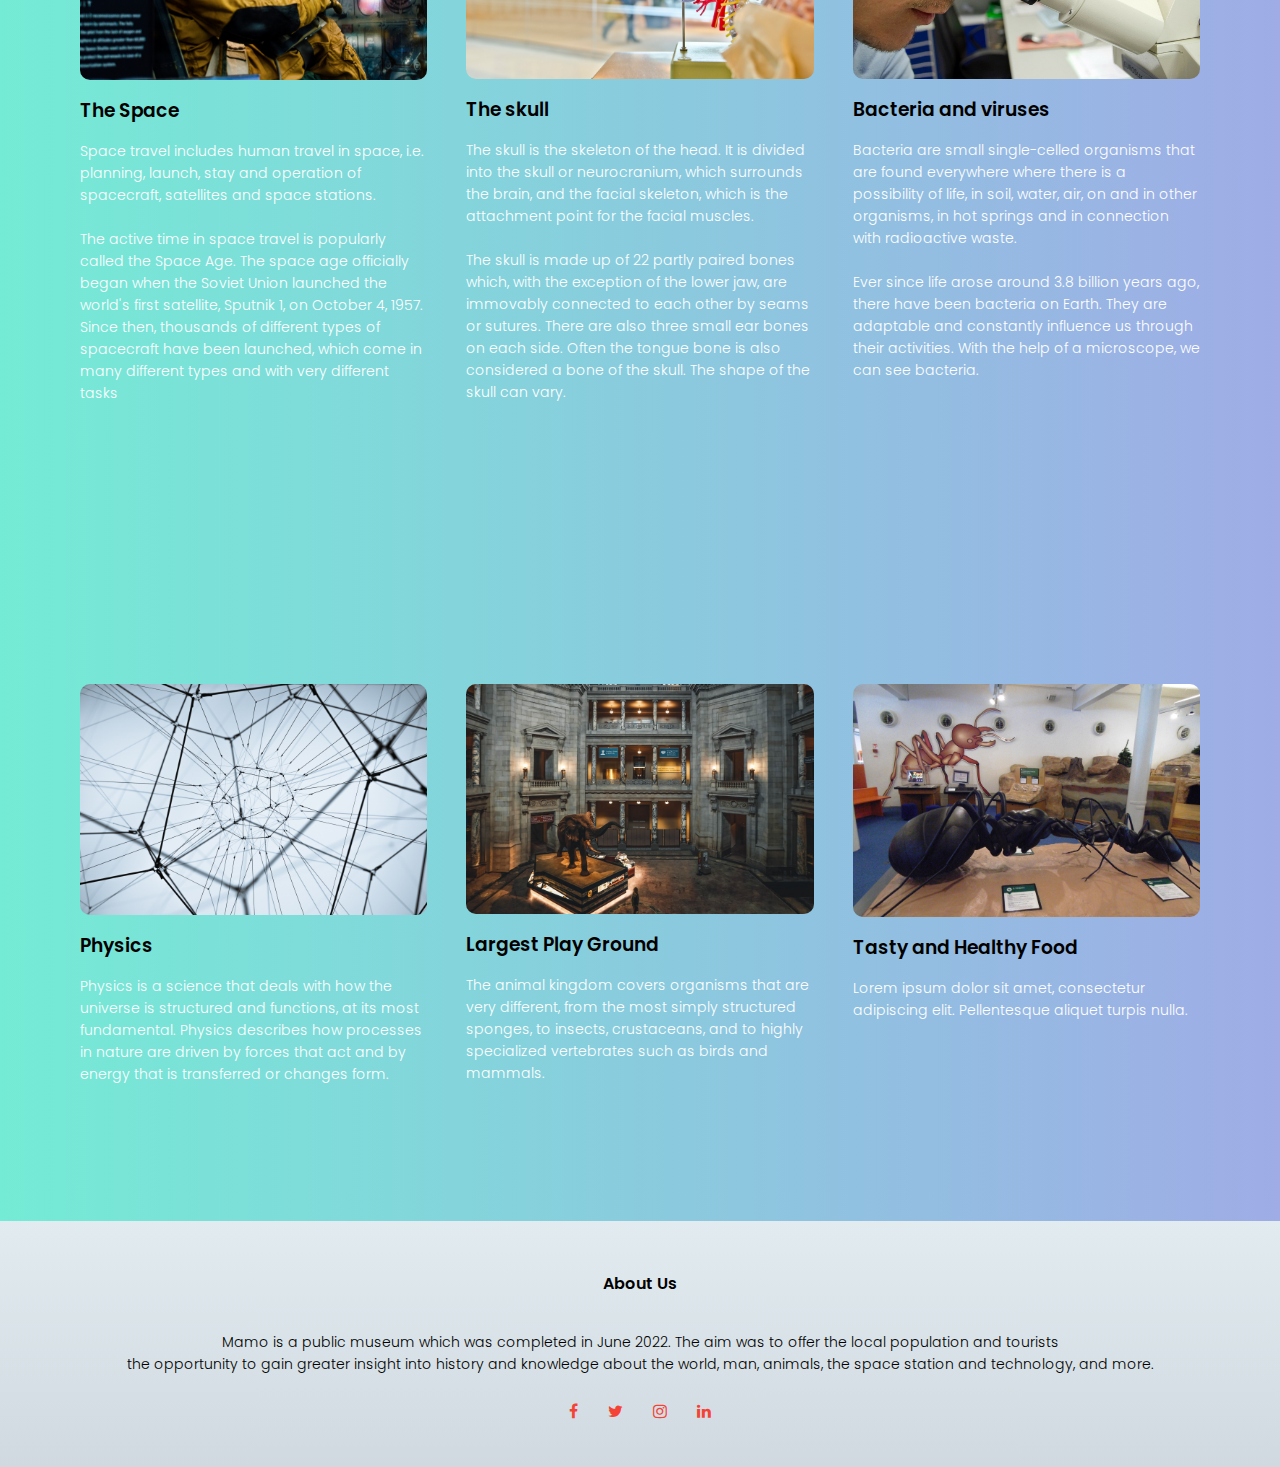
<file: programs.html>
<html>
  <head>
    <meta name="viewport" content="width=device-width, initial-scale=1.0" />
    <title>Mamo Museum</title>
    <link rel="stylesheet" href="style.css" />
    <link
      href="https://fonts.googleapis.com/css?family=Poppins:100,200,300,400,600,700&display=swap"
      rel="stylesheet"
    />
    <link
      rel="stylesheet"
      href="https://stackpath.bootstrapcdn.com/font-awesome/4.7.0/css/font-awesome.min.css"
    />
  </head>
  <body>
    <section class="sub-header">
      <nav>
        <a href="index.html"><img src="images/img2/logo (1).png" /></a>
        <div class="nav-links" id="navLinks">
          <i class="fa fa-close" onclick="hideMenu()"></i>
          <ul>
            <li><a href="index.html">HOME</a></li>
            <li><a href="about.html">ABOUT</a></li>
            <li><a href="programs.html">PROGRAMS</a></li>
            <li><a href="Cooperation.html">COOPERATION</a></li>
            <li><a href="contact.html">CONTACT</a></li>
          </ul>
        </div>
        <i class="fa fa-bars" onclick="showMenu()"></i>
      </nav>
      <h1>Premises and offers</h1>
    </section>

    <!---------- course ----------->

    <section class="course">
      <h1>Experiences and activities</h1>
      <p>See, experience and learn.</p>
      <div class="row">
        <div class="course-col">
          <h3>See</h3>
          <p>
            Not many people have seen how big a dinosaur shell is, or how big a
            spacesuit is or what it looks like. Not many people have seen how
            bacteria and orgasms behave when you look at them through a
            microscope.
          </p>
        </div>
        <div class="course-col">
          <h3>experience</h3>
          <p>
            With us, you get the opportunity to sit and experience situations
            that many people do not get the opportunity to experience, such as
            space travel. With us, you get to sit in a space capsule and
            experience what it's like to be out there in space. Fun!
          </p>
        </div>
        <div class="course-col">
          <h3>learn</h3>
          <p>
            Knowledge is power. Learning something new is never a waste of
            knowledge. With us, we are sure that we can learn a lot about the
            world, animals and outer space.
          </p>
        </div>
      </div>
    </section>

    <!---------- Facilities ---------->

    <section class="facility">
      <h1>Insight into our premises and offers</h1>
      <div class="row">
        <div class="facility-col">
          <img src="images/img2/ROMFARTASTRONOMI/andrew-ruiz-348421.jpg" />
          <h3>The Space</h3>
          <p>
            Space travel includes human travel in space, i.e. planning, launch,
            stay and operation of spacecraft, satellites and space stations.<br />
            <br />The active time in space travel is popularly called the Space
            Age. The space age officially began when the Soviet Union launched
            the world's first satellite, Sputnik 1, on October 4, 1957. Since
            then, thousands of different types of spacecraft have been launched,
            which come in many different types and with very different tasks
          </p>
        </div>

        <div class="facility-col">
          <img src="images/img2/HELSE/jesse-orrico-60373.jpg" />
          <h3>The skull</h3>
          <p>
            The skull is the skeleton of the head. It is divided into the skull
            or neurocranium, which surrounds the brain, and the facial skeleton,
            which is the attachment point for the facial muscles.
            <br />
            <br />
            The skull is made up of 22 partly paired bones which, with the
            exception of the lower jaw, are immovably connected to each other by
            seams or sutures. There are also three small ear bones on each side.
            Often the tongue bone is also considered a bone of the skull. The
            shape of the skull can vary.
          </p>
        </div>
        <div class="facility-col">
          <img src="images/img2/FYSIKK-KJEMI/people-219985_1280.jpg" />
          <h3>Bacteria and viruses</h3>
          <p>
            Bacteria are small single-celled organisms that are found everywhere
            where there is a possibility of life, in soil, water, air, on and in
            other organisms, in hot springs and in connection with radioactive
            waste.
            <br />
            <br />
            Ever since life arose around 3.8 billion years ago, there have been
            bacteria on Earth. They are adaptable and constantly influence us
            through their activities. With the help of a microscope, we can see
            bacteria.
          </p>
        </div>
      </div>

      <div class="row">
        <div class="facility-col">
          <img src="images/img2/FYSIKK-KJEMI/william-bout-264826.jpg" />
          <h3>Physics</h3>
          <p>
            Physics is a science that deals with how the universe is structured
            and functions, at its most fundamental. Physics describes how
            processes in nature are driven by forces that act and by energy that
            is transferred or changes form.
          </p>
        </div>
        <div class="facility-col">
          <img src="images/img2/roberto-nickson-396152.jpg" />
          <h3>Largest Play Ground</h3>
          <p>
            The animal kingdom covers organisms that are very different, from
            the most simply structured sponges, to insects, crustaceans, and to
            highly specialized vertebrates such as birds and mammals.
          </p>
        </div>
        <div class="facility-col">
          <img src="images/img2/genoa-956405_1920.jpg" />
          <h3>Tasty and Healthy Food</h3>
          <p>
            Lorem ipsum dolor sit amet, consectetur adipiscing elit.
            Pellentesque aliquet turpis nulla.
          </p>
        </div>
      </div>
    </section>

    <!-------- footer ---------->

    <section class="footer">
      <h4>About Us</h4>
      <p>
        Mamo is a public museum which was completed in June 2022. The aim was to
        offer the local population and tourists <br />
        the opportunity to gain greater insight into history and knowledge about
        the world, man, animals, the space station and technology, and more.
      </p>
      <div class="icons">
        <i class="fa fa-facebook"></i>
        <i class="fa fa-twitter"></i>
        <i class="fa fa-instagram"></i>
        <i class="fa fa-linkedin"></i>
      </div>
    </section>

    <!----JavaScript for toggle menu---->
    <script>
      var navLinks = document.getElementById("navLinks");

      function showMenu() {
        navLinks.style.right = "0";
      }

      function hideMenu() {
        navLinks.style.right = "-200px";
      }
    </script>
  </body>
</html>
</file>
<file: style.css>
*{
    margin: 0;
    padding: 0;
    font-family: 'Poppins', sans-serif;
}
.header{
    min-height: 100vh;
    width: 100%;
    background-image: linear-gradient(rgba(4,9,30,0.7),rgba(4,9,30,0.7)),url(images/wp7415252.jpg);
    background-position: center;
    background-size: cover;
    position: relative;
    overflow: hidden;
}

nav{
    display: flex;
    padding: 2% 4%;
    justify-content: space-between;
    align-items: center;
    
}
nav img{
    width: 80px;
}
.nav-links{
    flex: 1;
    text-align: right;
}
.nav-links ul li{
    list-style: none;
    display: inline-block;
    padding: 8px 12px;
    position: relative;
}
.nav-links ul li a{
    color: #fff;
    text-decoration: none;
    font-size: 13px;
}
.nav-links ul li::after{
    content: '';
    width: 0%;
    height: 2px;
    background: #f44336;
    display: block;
    margin: auto;
    transition: .5s;    
}
.nav-links ul li:hover::after{
    width: 100%;
}
nav .fa{
    display: none;
}

.text-box{
    width: 90%;
    color: #fff;
    position: absolute;
    top: 50%;
    left: 50%;
    transform: translate(-50%, -50%);
    text-align: center;
}
.text-box h1{
    font-size: 62px;
}
.text-box p{
    margin: 20px 0 40px;
    font-size: 14px;
    color: #ff0000;
}
.hero-btn {
    display: inline-block;
    text-decoration: none;
    color: #ffffff;
    border: 1px solid #fff;
    padding: 12px 34px;
    font-size: 13px;
    background-image: linear-gradient( 177.8deg,  rgba(244,210,102,1) 10.9%, rgba(232,149,32,1) 85.5% );
    position: relative;
    cursor: pointer;
    transition: 1s;
    border-radius: 10px
}



.hero-btn:hover{
    border: 1px solid #f44336;
    background: #f44336;
    border-radius: 10px;
}


@media(max-width: 700px)
{
   .nav-links ul li
    {
        display: block;
    }
    .nav-links
    {
        position: fixed;
        background: #f44336;
        height: 100vh;
        width: 200px;
        top: 0;
        right: -200px;
        text-align: left;
        z-index: 2;
        transition: 0.5s;
    }
    .nav-links ul{
        padding: 30px;
    }
    nav .fa{
        display: block;
        color: #fff;
        margin: 10px;
        font-size: 22px;
        cursor: pointer; 
    }
    .text-box h1{
        font-size: 20px;
    }
}

/*---------- course --------*/

.course{
    width: 100%;
    margin: auto;
    text-align: center;
    padding-top: 100px;
    padding-bottom: 100px;
    background-color: #8BC6EC;
    background-image: linear-gradient(135deg, #8BC6EC 0%, #9599E2 100%);   
}

h1{
    font-size: 36px;
    font-weight: 600;
}
p{
    color: #ffffff;
    font-size: 14px;
    font-weight: 300;
    line-height: 22px;
    padding: 10px;
}
.row{
    margin-top: 5%;
    padding: 80px;
    display: flex;
    justify-content: space-between;

}
  
.course-col1{
    flex-basis: 31%;
    background-image: radial-gradient( circle farthest-corner at 10% 20%,  rgba(0,160,187,1) 0%, rgba(0,188,219,0.90) 90% );
    border-radius: 10px;
    margin-bottom: 5%;
    padding: 20px 12px;
    box-sizing: border-box;
    transition: .5s;
}

.course-col2{
    flex-basis: 31%;
    background-image: linear-gradient(to right, rgb(182, 244, 146), rgb(51, 139, 147));
    border-radius: 10px;
    margin-bottom: 5%;
    padding: 20px 12px;
    box-sizing: border-box;
    transition: .5s;
}

.course-col3{
    flex-basis: 31%;
    background-image: radial-gradient( circle farthest-corner at 10% 20%,  rgba(235,131,130,1) 0%, rgba(235,131,130,0.75) 38.6%, rgba(211,177,125,0.52) 72.1%, rgba(211,177,125,0.24) 94.7% );
    border-radius: 10px;
    margin-bottom: 5%;
    padding: 20px 12px;
    box-sizing: border-box;
    transition: .5s;
}

.course-col1 h3{
    color: rgb(255, 255, 255);
}

.course-col2 h3{
    color: #ffffff;
}

.course-col3 h3{
    color: rgb(255, 255, 255);
}

a{
    box-shadow: inset 0 0 0 0 #54b3d6;
    color: #ff0000;
    margin: 0 -.20rem;
    padding: 0 .20rem;
    transition: color .3s ease-in-out, box-shadow .3s ease-in-out;
}

a:hover {
    box-shadow: inset 250px 0 0 0 #54b3d6;
    color: white;
  }

h3{
    text-align: center;
    font-weight: 600;
    margin: 10px 0;
}
.course-col:hover{
    box-shadow: 0 0 20px 0px rgba(0, 0, 0, 1);
}

@media (max-width:700px){
    .row{
        flex-direction: column;
        padding: 15px;
    }
} 

.course-img2{
    max-height: 100%;
    max-width: 6%;
}


* {
    box-sizing: border-box
  }
  
  :root {
    --color-1: #186cb8;
    --color-2: #2a9a9f;
    --color-3: #f1b211;
    --color-4: #e83611;
    --color-5: #08f900;

    
  }
  
  
  .wrapper {
    background-image: radial-gradient( circle 975px at 2.6% 48.3%,  rgba(0,8,120,1) 0%, rgba(95,184,224,1) 99.7% );;
   background-repeat: no-repeat;
    line-height: 1;
    min-height: 100%;
    display: grid;
    place-items: center;
    min-height: calc(100vh - 16px);
  }
  
  .bigtext {
    font-family: "Exo", sans-serif;
    font-size: 10vw;
    font-weight: 900;
    width: -webkit-min-content;
    width: -moz-min-content;
    width: min-content;
    margin: auto;
    text-transform: uppercase;
    background: linear-gradient(219deg, 
      var(--color-1) 19%, 
      transparent 19%,transparent 20%, 
      var(--color-2) 20%, var(--color-2)  39%,
      transparent 39%,transparent 40%, 
      var(--color-3) 40%,var(--color-3) 59% ,
      transparent 59%,transparent 60%, 
      var(--color-4) 60%, var(--color-4) 79%,
      transparent 79%, transparent 80%, 
      var(--color-5) 80%);
    background-clip: text;
    -webkit-background-clip: text;
    color: transparent;
  }
  
  .container {
    padding: 1.5rem;   
    text-align: center;
    background: radial-gradient(circle at 1.4% 1.4% ,var(--color-1) .8%,transparent  .8% ), 
      radial-gradient(circle at 5.5% 3%,var(--color-2) .45% ,transparent .45% ), 
      radial-gradient(circle at 2.5% 3.5%,var(--color-3) .5% ,transparent .5% ), 
      radial-gradient(circle at 4.5% 1.2%,var(--color-4) .25%,transparent .25% ),
  
      radial-gradient(circle at 98% 98% ,var(--color-1) .8%,transparent  .8% ), 
      radial-gradient(circle at 95% 95%,var(--color-2) .45% ,transparent .45% ), 
      radial-gradient(circle at 94.5% 97.5%,var(--color-3) .5% ,transparent .5% ), 
      radial-gradient(circle at 98.5% 95.5%,var(--color-4) .25%,transparent .25% );
  
  
  }
  
  @media screen and (min-width: 700px) {
    .bigtext {
      font-size: 6.5rem;
    }
  }


/*---------------- campus ----------------*/

.campus{
    width: 100%;
    margin: auto;
    padding: 135px;
    text-align: center;
    padding-top: 50px;
    background-image: linear-gradient( 135deg, #FDEB71 10%, #F8D800 100%);
}

.campus p{
    color: rgb(52, 10, 241);
    font-size: large;
}
.campus-col{
    flex-basis: 32%;
    border-radius: 10px;
    margin-bottom: 30px;
    position: relative;
    overflow: hidden;
}
.campus-col img{
    width: 100%;
}

.layer{
    background: transparent;
    height: 100%;
    width: 100%;
    top: 0;
    left: 0;
    position: absolute;
    transition: .5s;
}
.layer:hover{
    background: rgba(226, 0, 0, 0.7);
}
.layer h3{
    width: 100%;
    font-weight: 500;
    color: #ffffff;
    font-size: 26px;
    bottom: 0;
    left: 50%;
    transform: translateX(-50%);
    position: absolute;
    opacity: 0;
    transition: .5s;
}
.layer:hover h3{
    bottom: 49%;
    opacity: 1;
}

@media(max-width:700px){
    .campus{
        padding: 15px;

    }
}

/*-------------- Facilities ----------------*/

.facility{
    width: 100%;
    margin: auto;
    text-align: center;
    padding-top: 100px;
    background-color: #74EBD5;
    background-image: linear-gradient(90deg, #74EBD5 0%, #9FACE6 100%);

}
.facility-col{
    flex-basis: 31%;
    border-radius: 10px;
    margin-bottom: 5%;
    text-align: left;
}
.facility-col img{
    width: 100%;
    border-radius: 10px;
}
.facility-col p{
    padding: 0;
}
.facility-col h3{
    margin-top: 16px;
    margin-bottom: 15px;
    text-align: left;
}

/*---------------- testimonials ------------------*/

.testimonials{
    width: 80%;
    margin: auto;
    padding-top: 100px;
    text-align: center;
}

.testimonials h1{
    color: orange;
}
.testimonials p{
    color: black;
}

.testimonial-col{
    flex-basis: 44%;
    border-radius: 10px;
    margin-bottom: 5%;
    text-align: left;
    background-image: linear-gradient( 177.8deg,  rgba(244,210,102,1) 10.9%, rgba(232,149,32,1) 85.5% );
    padding: 25px;
    cursor: pointer;
    display: flex;
}
.testimonial-col img{
    height: 40px;
    margin-left: 5px;
    margin-right: 30px;
    border-radius: 50%;
}
.testimonial-col p{
    padding: 0;
}
.testimonial-col h3{
    margin-top: 15px;
    text-align: left;
}
.testimonial-col .fa{
    color: #f44336;
}

@media(max-width:700px){
    .testimonial-col img{
        margin-left: 0px;
        margin-right: 15px;
    }
}

/*-------- Call To Action ----------*/


.cta{
    margin: 100px auto;
    width: 80%;
    background-image: linear-gradient(rgba(0,0,0,0.7),rgba(0,0,0,0.7)),url(images/img2/ROMFARTASTRONOMI/celso-405219.jpg);
    background-position: center;
    background-size: cover;
    border-radius: 10px;
    text-align: center;
    padding: 100px 0;
}
.cta h1{
    color: #fff;
    margin-bottom: 40px; 
    padding: 0; 
}

@media(max-width:700px){
    .cta h1{
        font-size: 24px;
    }
}

/*--------------Footer---------------*/

.footer{
    width: 100%;
    text-align: center;
    padding: 30px 0;
    background-image: linear-gradient(to top, #cfd9df 0%, #e2ebf0 100%);
}
.footer h4{
    margin-bottom: 25px;
    margin-top: 20px;
    font-weight: 600;
}

.footer p{
    color: black;
}
.icons .fa{
    color: #f44336;
    margin: 0 13px;
    cursor: pointer;
    padding: 18px 0;
}
.fa-heart-o{
    color: #f44336;
}


/*--------------- About Us Page --------------*/


.sub-header{
    height: 50vh;
    width: 100%;
    background-image: linear-gradient(rgba(4,9,30,0.7),rgba(4,9,30,0.7)),url(images/img2/LOKAL/scott-webb-102825.jpg);
    background-position: center;
    background-size: cover;
    text-align: center;
    color: #fff;
}
.sub-header h1{
    margin-top: 100px;
}
.about-us{
    width: 80%;
    margin: auto;
    padding-top: 80px;
    padding-bottom: 50px;
}

.about-col{
    flex-basis: 48%;
    padding: 30px 2px;
}
.about-col h1{
    padding-top: 0;
}
.about-col p{
    padding: 15px 0 25px;
    color: rgb(40, 94, 245);
}

.hero-btn.red-btn{
    border: 1px solid #f44336;
    background: transparent;
    color: #f44336;
}
.hero-btn.red-btn:hover{
    border: 1px solid #f44336;
    background: #f44336;
    color: #fff;
}
.hero-btn.red-btn::after{
    background: #f44336;
}
.hero-btn.red-btn::before{
    background: #f44336;
}
.content-image{
    flex-basis: 50%;
}
.about-col img{
    width: 100%;
}

/*---------- Cooperation -------------*/

.Cooperation-content{
    width: 80%;
    margin: auto;
    padding: 60px 0;
}
.Cooperation-left{
    flex-basis: 65%;
}
.Cooperation-right{
    flex-basis: 32%;
}
.Cooperation-left img{
    width: 100%;
}
.Cooperation-left h2{
    color: #222;
    font-weight: 600;
    margin: 30px 0;
}
.Cooperation-left p{
    color: #999;
    padding: 0;
}

.Cooperation-right h3{
    background: #f44336;
    color: #fff;
    padding: 7px 0;
    font-size: 16px;
    margin-bottom: 20px;
}
.Cooperation-right div{
    display: flex;
    align-items: center;
    justify-content: space-between;
    color: #555;
    padding: 8px;
    box-sizing: border-box;
}

.comment-box{
    border: 1px solid #ccc;
    margin: 50px 0;
    padding: 10px 20px;
}

.comment-box h3{
    text-align: left;
}
.comment-form input, .comment-form textarea{
    width: 100%;
    padding: 10px;
    margin: 15px 0;
    box-sizing: border-box;
    border: none;
    outline: none;
    background: #f0f0f0;
}
.comment-form button{
    margin: 10px 0;
}


@media (max-width:700px){
    .sub-header h1{
        font-size: 24px;
    }
} 


/*------- Contact Us Page ------------*/

.location{
    width: 80%;
    margin: auto;
    padding: 15px 0;
   
}
.location iframe{
    width: 100%;
}

.contact-us{
    width: 80%;
    margin: auto;
    background-image: linear-gradient(-225deg, #A8BFFF 0%, #884D80 100%);
    border-radius: 10px;
    padding-bottom: 150px;
}
.contact-col{
    flex-basis: 48%;
    margin-bottom: 30px;
    
}

.contact-col div{
    display: flex;
    align-items: center;
    margin-bottom: 40px;
}

.contact-col div .fa{
    font-size: 28px;
    color: #692020;
    margin: 10px;
    margin-right: 30px;
}
    
.contact-col div p{
    padding: 0;
}
.contact-col div h5{
    font-size: 20px;
    margin-bottom: 5px;
    color: #555;
    font-weight: 400;
    
}
.contact-col input, .contact-col textarea{
    width: 100%;
    padding: 15px;
    margin-bottom: 17px;
    outline: none;
    border: 1px solid #ccc;
}

.footer-link{
    text-decoration: none;
    color: #777;
}
</file>
